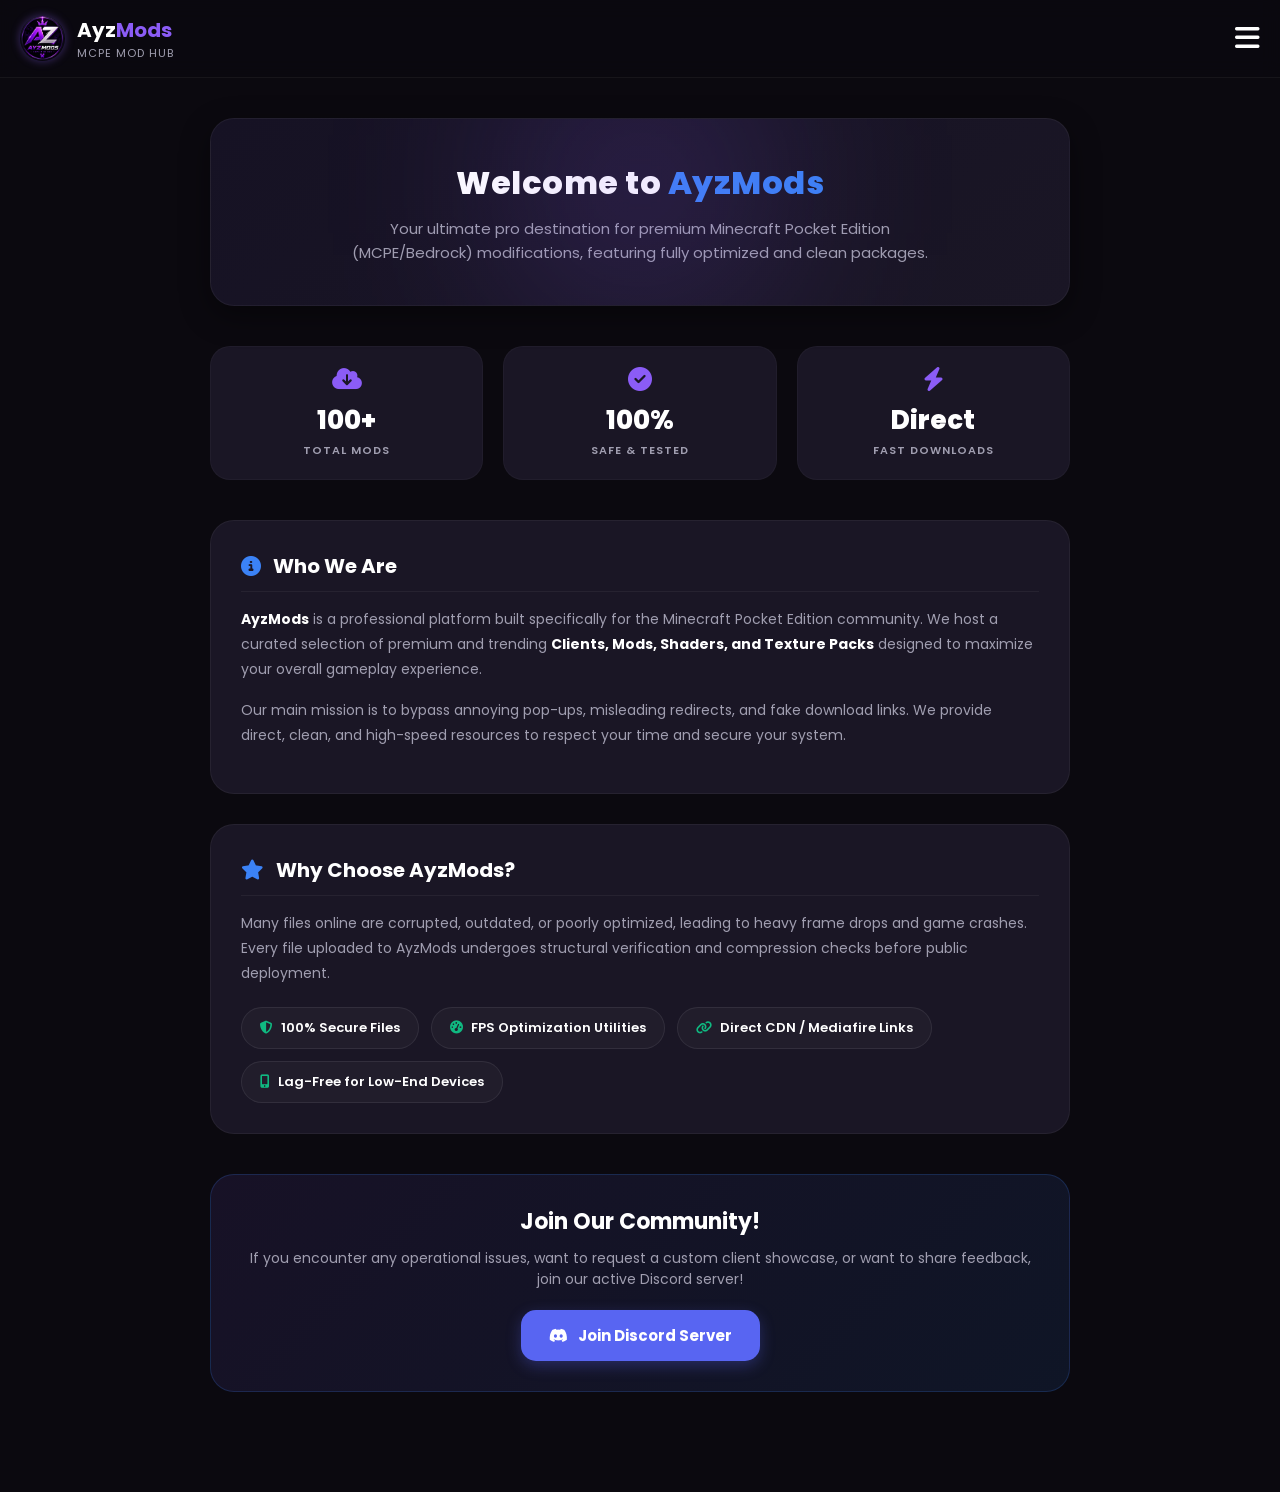
<file: about.html>
<!DOCTYPE html>
<html lang="en">
<head>
    <meta charset="UTF-8">
    <meta name="viewport" content="width=device-width, initial-scale=1.0">
    <title>About Us | AyzMods</title>
    
    <meta name="description" content="Learn more about AyzMods - The ultimate hub for Minecraft PE (MCPE) Clients, Mods, Shaders, and Textures.">
    <meta name="keywords" content="AyzMods, About AyzMods, MCPE mods hub, Minecraft PE clients">
    
    <link rel="stylesheet" href="https://cdnjs.cloudflare.com/ajax/libs/font-awesome/6.4.0/css/all.min.css">
    <link href="https://fonts.googleapis.com/css2?family=Poppins:wght@300;400;600;700;800&display=swap" rel="stylesheet">
    
    <style>
        :root {
            --bg-color: #0b090f;
            --surface-color: #1a1625;
            --primary-color: #8b5cf6; /* Vibrant Purple */
            --secondary-color: #3b82f6; /* Vibrant Blue */
            --primary-glow: rgba(139, 92, 246, 0.4);
            --text-main: #ffffff;
            --text-muted: #a09eb0;
        }

        * { margin: 0; padding: 0; box-sizing: border-box; font-family: 'Poppins', sans-serif; }
        body { background: var(--bg-color); color: var(--text-main); overflow-x: hidden; }

        /* Header & Sidebar Styles */
        header { display: flex; justify-content: space-between; align-items: center; padding: 15px 20px; background: rgba(11, 9, 15, 0.8); backdrop-filter: blur(10px); border-bottom: 1px solid rgba(255,255,255,0.05); position: sticky; top: 0; z-index: 100; }
        .brand { display: flex; align-items: center; gap: 12px; text-decoration: none; }
        .brand img { width: 45px; height: 45px; border-radius: 50%; object-fit: cover; box-shadow: 0 0 10px var(--primary-glow); }
        .brand-text h1 { font-size: 20px; color: #fff; } .brand-text h1 span { color: var(--primary-color); }
        .brand-text p { font-size: 11px; color: var(--text-muted); text-transform: uppercase; letter-spacing: 1px; }
        .menu-btn { background: none; border: none; color: #fff; font-size: 28px; cursor: pointer; }
        
        #sidebar { position: fixed; top: 0; right: -300px; width: 280px; height: 100vh; background: #120e18; border-left: 1px solid rgba(255,255,255,0.05); transition: right 0.4s ease; z-index: 1000; padding: 20px; }
        #sidebar.active { right: 0; }
        .sidebar-header { display: flex; justify-content: space-between; align-items: center; margin-bottom: 30px; }
        .close-btn { background: #221c2e; border: none; color: #fff; width: 35px; height: 35px; border-radius: 10px; cursor: pointer; }
        .sidebar-menu { list-style: none; display: flex; flex-direction: column; gap: 5px; }
        .sidebar-menu li a { display: flex; align-items: center; gap: 15px; padding: 12px 15px; color: var(--text-muted); text-decoration: none; border-radius: 12px; font-weight: 600; font-size: 14px; transition: 0.3s; }
        .sidebar-menu li a:hover { background: #1e1829; color: #fff; }
        #overlay { position: fixed; top: 0; left: 0; width: 100vw; height: 100vh; background: rgba(0,0,0,0.6); z-index: 999; display: none; backdrop-filter: blur(3px); }
        #overlay.active { display: block; }

        /* About Main Container */
        main { padding: 40px 20px; max-width: 900px; margin: 0 auto; margin-bottom: 60px; }
        
        /* Hero Section */
        .about-hero {
            background: linear-gradient(145deg, #161224 0%, #1a1625 100%);
            border-radius: 24px; padding: 40px 30px; text-align: center;
            border: 1px solid rgba(255,255,255,0.05);
            box-shadow: 0 10px 30px rgba(0,0,0,0.4); margin-bottom: 40px;
            position: relative; overflow: hidden;
        }
        .about-hero::before {
            content: ''; position: absolute; top: -60px; left: 50%; transform: translateX(-50%);
            width: 250px; height: 250px; background: var(--primary-color);
            filter: blur(100px); opacity: 0.2; pointer-events: none;
        }
        .about-hero h2 { font-size: 32px; font-weight: 800; margin-bottom: 10px; letter-spacing: 0.5px; }
        .about-hero h2 span { color: var(--secondary-color); }
        .about-hero p { color: var(--text-muted); font-size: 15px; max-width: 600px; margin: 0 auto; line-height: 1.6; }

        /* Stats Grid */
        .stats-grid { display: grid; grid-template-columns: repeat(3, 1fr); gap: 20px; margin-bottom: 40px; }
        .stat-card {
            background: var(--surface-color); padding: 20px; border-radius: 20px;
            border: 1px solid rgba(255,255,255,0.03); text-align: center;
            transition: transform 0.3s ease, border-color 0.3s ease;
        }
        .stat-card:hover { transform: translateY(-5px); border-color: var(--primary-color); }
        .stat-card i { font-size: 24px; color: var(--primary-color); margin-bottom: 10px; }
        .stat-number { font-size: 26px; font-weight: 800; color: #fff; margin-bottom: 2px; }
        .stat-label { font-size: 11px; color: var(--text-muted); text-transform: uppercase; letter-spacing: 1px; font-weight: 600; }

        /* Info Section Card */
        .info-section {
            background: var(--surface-color); border-radius: 24px; padding: 30px;
            border: 1px solid rgba(255,255,255,0.05); margin-bottom: 30px;
        }
        .info-section h3 { display: flex; align-items: center; gap: 12px; font-size: 20px; color: #fff; margin-bottom: 15px; padding-bottom: 10px; border-bottom: 1px solid rgba(255,255,255,0.05); }
        .info-section h3 i { color: var(--secondary-color); }
        .info-section p { color: var(--text-muted); font-size: 14px; line-height: 1.8; margin-bottom: 15px; }
        .info-section p b { color: #fff; }

        /* Feature Chips / Badges */
        .features-list { display: flex; flex-wrap: wrap; gap: 12px; margin-top: 20px; }
        .feature-chip {
            background: rgba(255,255,255,0.03); border: 1px solid rgba(255,255,255,0.08);
            padding: 10px 18px; border-radius: 30px; font-size: 13px; font-weight: 600;
            display: flex; align-items: center; gap: 8px; color: #fff; transition: 0.3s;
        }
        .feature-chip:hover { background: #1e1829; border-color: var(--primary-color); transform: scale(1.03); }
        .feature-chip i { color: #10b981; }

        /* Social / Community Banner */
        .join-banner {
            background: linear-gradient(135deg, rgba(139, 92, 246, 0.1) 0%, rgba(59, 130, 246, 0.1) 100%);
            border: 1px solid rgba(59, 130, 246, 0.2); border-radius: 24px;
            padding: 30px; text-align: center; margin-top: 40px;
        }
        .join-banner h4 { font-size: 22px; margin-bottom: 10px; }
        .join-banner p { color: var(--text-muted); font-size: 14px; margin-bottom: 20px; }
        .btn-discord {
            display: inline-flex; align-items: center; gap: 10px; background: #5865F2;
            color: #fff; padding: 14px 28px; border-radius: 15px; font-weight: 700;
            text-decoration: none; font-size: 15px; transition: 0.3s; box-shadow: 0 5px 15px rgba(88, 101, 242, 0.3);
        }
        .btn-discord:hover { background: #4752c4; transform: translateY(-3px); box-shadow: 0 8px 25px rgba(88, 101, 242, 0.5); }

        /* Responsive Layout fixes */
        @media (max-width: 600px) {
            .stats-grid { grid-template-columns: 1fr; gap: 15px; }
            .about-hero h2 { font-size: 26px; }
            .about-hero { padding: 30px 15px; }
        }
    </style>
</head>
<body>

    <header>
        <a href="/" class="brand">
            <img src="/assets/logo.png" alt="Logo"> <div class="brand-text"><h1>Ayz<span>Mods</span></h1><p>MCPE MOD HUB</p></div>
        </a>
        <button id="menu-btn" class="menu-btn"><i class="fa-solid fa-bars"></i></button>
    </header>

    <div id="overlay"></div>
    <aside id="sidebar">
        <div class="sidebar-header">
            <div class="brand-text"><h2>MENU</h2></div>
            <button id="close-btn" class="close-btn"><i class="fa-solid fa-xmark"></i></button>
        </div>
        <ul class="sidebar-menu">
            <li><a href="/"><i class="fa-solid fa-house"></i> Home</a></li>
            <li><a href="/clients"><i class="fa-solid fa-gamepad"></i> Clients</a></li>
            <li><a href="/mods"><i class="fa-solid fa-cube"></i> Mods</a></li>
            <li><a href="/shaders"><i class="fa-solid fa-sun"></i> Shaders</a></li>
            <li><a href="/textures"><i class="fa-solid fa-image"></i> Textures</a></li>
        </ul>
    </aside>

    <main>
        
        <div class="about-hero">
            <h2>Welcome to <span>AyzMods</span></h2>
            <p>Your ultimate pro destination for premium Minecraft Pocket Edition (MCPE/Bedrock) modifications, featuring fully optimized and clean packages.</p>
        </div>

        <div class="stats-grid">
            <div class="stat-card">
                <i class="fa-solid fa-cloud-arrow-down"></i>
                <div class="stat-number">100+</div>
                <div class="stat-label">Total Mods</div>
            </div>
            <div class="stat-card">
                <i class="fa-solid fa-circle-check"></i>
                <div class="stat-number">100%</div>
                <div class="stat-label">Safe & Tested</div>
            </div>
            <div class="stat-card">
                <i class="fa-solid fa-bolt"></i>
                <div class="stat-number">Direct</div>
                <div class="stat-label">Fast Downloads</div>
            </div>
        </div>

        <div class="info-section">
            <h3><i class="fa-solid fa-circle-info"></i> Who We Are</h3>
            <p><b>AyzMods</b> is a professional platform built specifically for the Minecraft Pocket Edition community. We host a curated selection of premium and trending <b>Clients, Mods, Shaders, and Texture Packs</b> designed to maximize your overall gameplay experience.</p>
            <p>Our main mission is to bypass annoying pop-ups, misleading redirects, and fake download links. We provide direct, clean, and high-speed resources to respect your time and secure your system.</p>
        </div>

        <div class="info-section">
            <h3><i class="fa-solid fa-star"></i> Why Choose AyzMods?</h3>
            <p>Many files online are corrupted, outdated, or poorly optimized, leading to heavy frame drops and game crashes. Every file uploaded to AyzMods undergoes structural verification and compression checks before public deployment.</p>
            
            <div class="features-list">
                <div class="feature-chip"><i class="fa-solid fa-shield-halved"></i> 100% Secure Files</div>
                <div class="feature-chip"><i class="fa-solid fa-gauge-high"></i> FPS Optimization Utilities</div>
                <div class="feature-chip"><i class="fa-solid fa-link"></i> Direct CDN / Mediafire Links</div>
                <div class="feature-chip"><i class="fa-solid fa-mobile-screen-button"></i> Lag-Free for Low-End Devices</div>
            </div>
        </div>

        <div class="join-banner">
            <h4>Join Our Community!</h4>
            <p>If you encounter any operational issues, want to request a custom client showcase, or want to share feedback, join our active Discord server!</p>
            <a href="https://discord.gg/" target="_blank" class="btn-discord">
                <i class="fa-brands fa-discord"></i> Join Discord Server
            </a>
        </div>

    </main>

    <script>
        const menuBtn = document.getElementById("menu-btn");
        const closeBtn = document.getElementById("close-btn");
        const sidebar = document.getElementById("sidebar");
        const overlay = document.getElementById("overlay");

        function toggleMenu() {
            sidebar.classList.toggle("active");
            overlay.classList.toggle("active");
        }

        if(menuBtn) menuBtn.addEventListener("click", toggleMenu);
        if(closeBtn) closeBtn.addEventListener("click", toggleMenu);
        if(overlay) overlay.addEventListener("click", toggleMenu);
    </script>
</body>
</html>
</file>
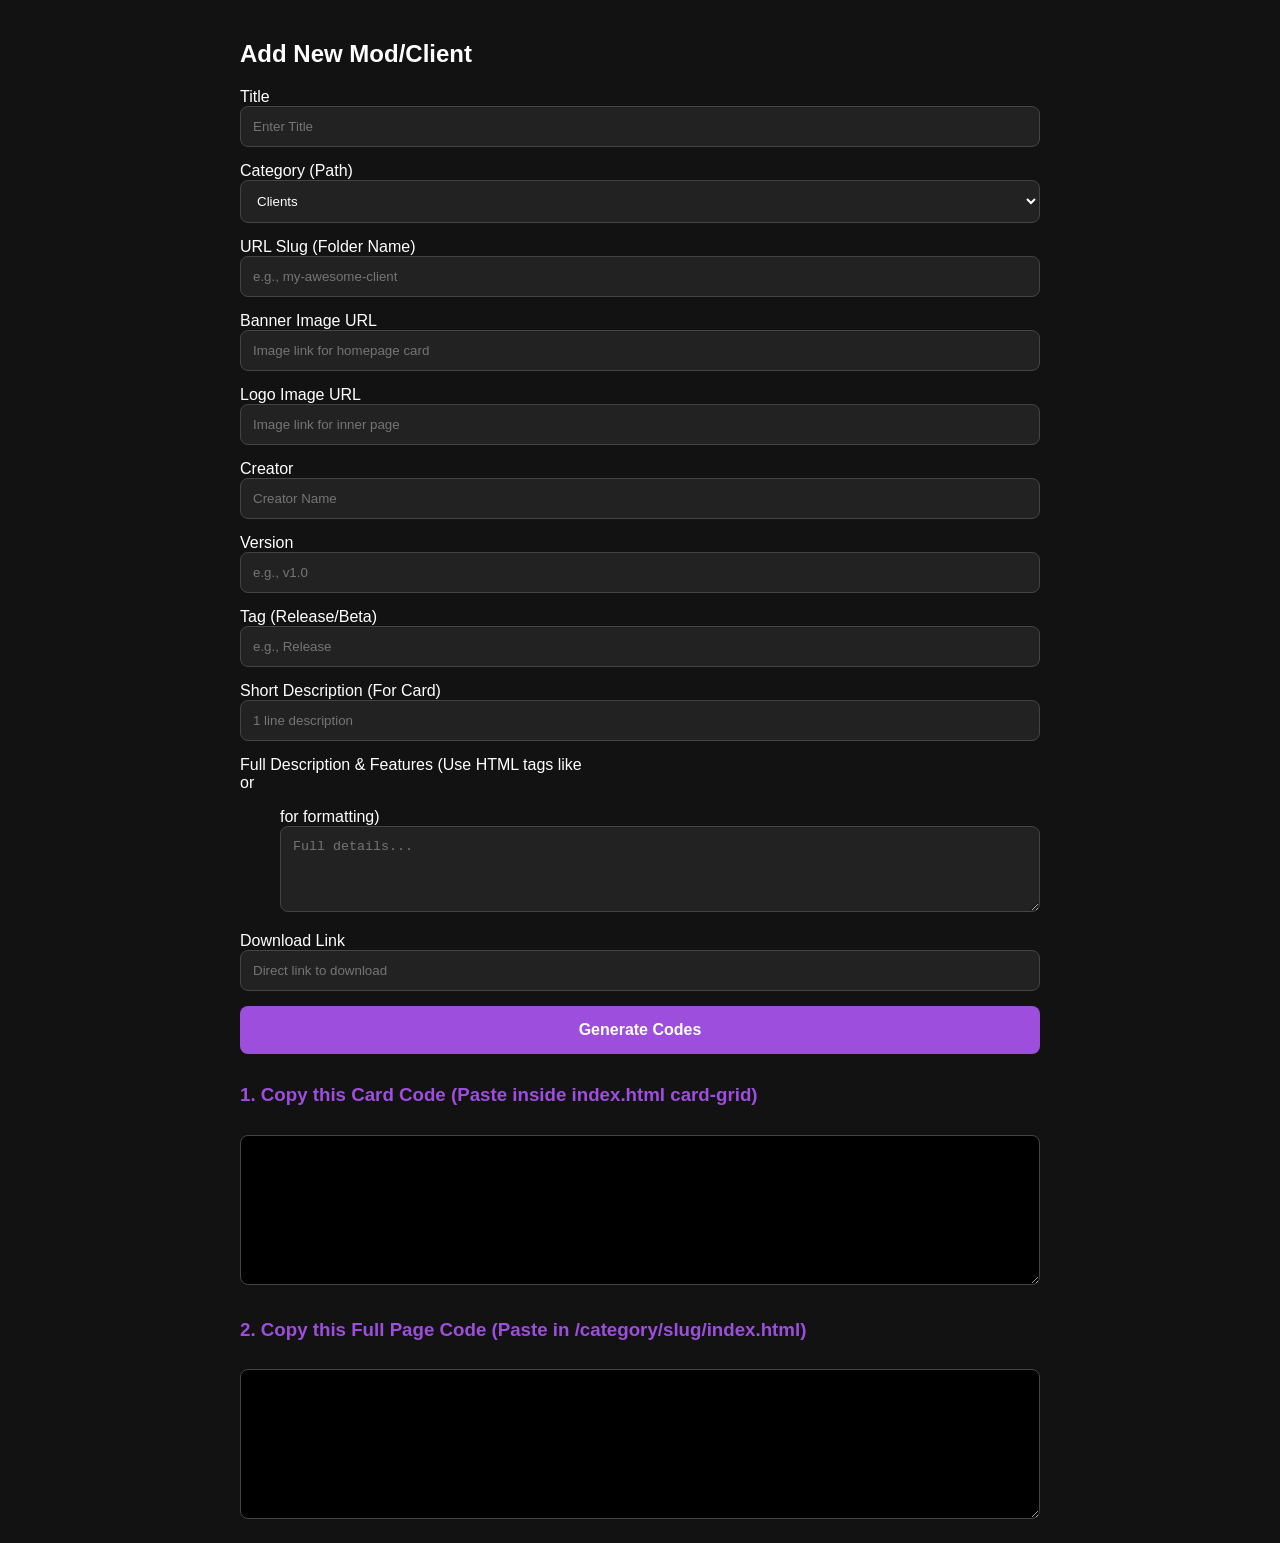
<file: generator.html>
<!DOCTYPE html>
<html>
<head>
    <title>AyzMods Upload Tool</title>
    <style>
        body { background: #121212; color: #fff; font-family: sans-serif; padding: 20px; max-width: 800px; margin: 0 auto; }
        .form-group { margin-bottom: 15px; }
        input, textarea, select { width: 100%; padding: 12px; background: #222; border: 1px solid #444; color: #fff; border-radius: 8px; box-sizing: border-box; }
        button { background: #9d4edd; color: white; padding: 15px; border: none; cursor: pointer; width: 100%; font-weight: bold; border-radius: 8px; font-size: 16px; }
        button:hover { background: #8a3ec9; }
        textarea.output-box { height: 150px; margin-top: 10px; font-family: monospace; font-size: 12px; background: #000; }
        h3 { margin-top: 30px; color: #9d4edd; }
    </style>
</head>
<body>
    <h2>Add New Mod/Client</h2>
    
    <div class="form-group">
        <label>Title</label>
        <input type="text" id="title" placeholder="Enter Title">
    </div>
    <div class="form-group">
        <label>Category (Path)</label>
        <select id="categoryPath">
            <option value="clients">Clients</option>
            <option value="mods">Mods</option>
            <option value="shaders">Shaders</option>
            <option value="texture-packs">Texture Packs</option>
            <option value="mcpe-apk">MCPE APK</option>
        </select>
    </div>
    <div class="form-group">
        <label>URL Slug (Folder Name)</label>
        <input type="text" id="slug" placeholder="e.g., my-awesome-client">
    </div>
    <div class="form-group">
        <label>Banner Image URL</label>
        <input type="text" id="bannerImg" placeholder="Image link for homepage card">
    </div>
    <div class="form-group">
        <label>Logo Image URL</label>
        <input type="text" id="logoImg" placeholder="Image link for inner page">
    </div>
    <div class="form-group">
        <label>Creator</label>
        <input type="text" id="creator" placeholder="Creator Name">
    </div>
    <div class="form-group">
        <label>Version</label>
        <input type="text" id="version" placeholder="e.g., v1.0">
    </div>
    <div class="form-group">
        <label>Tag (Release/Beta)</label>
        <input type="text" id="tag" placeholder="e.g., Release">
    </div>
    <div class="form-group">
        <label>Short Description (For Card)</label>
        <input type="text" id="shortDesc" placeholder="1 line description">
    </div>
    <div class="form-group">
        <label>Full Description & Features (Use HTML tags like <br> or <ul> for formatting)</label>
        <textarea id="fullDesc" rows="4" placeholder="Full details..."></textarea>
    </div>
    <div class="form-group">
        <label>Download Link</label>
        <input type="text" id="dlink" placeholder="Direct link to download">
    </div>

    <button onclick="generateCodes()">Generate Codes</button>

    <h3>1. Copy this Card Code (Paste inside index.html card-grid)</h3>
    <textarea id="outputCard" class="output-box" readonly></textarea>

    <h3>2. Copy this Full Page Code (Paste in /category/slug/index.html)</h3>
    <textarea id="outputPage" class="output-box" readonly></textarea>

    <script>
        function generateCodes() {
            let title = document.getElementById("title").value;
            let catPath = document.getElementById("categoryPath").value;
            let slug = document.getElementById("slug").value;
            let bannerImg = document.getElementById("bannerImg").value;
            let logoImg = document.getElementById("logoImg").value;
            let creator = document.getElementById("creator").value;
            let version = document.getElementById("version").value;
            let tag = document.getElementById("tag").value;
            let shortDesc = document.getElementById("shortDesc").value;
            let fullDesc = document.getElementById("fullDesc").value;
            let dlink = document.getElementById("dlink").value;

            let finalUrl = `/${catPath}/${slug}`;

            // Code for Homepage Card
            let cardCode = `<a href="${finalUrl}" class="card">
    <img src="${bannerImg}" alt="${title}" class="card-img">
    <div class="card-info">
        <div class="tags">
            <span class="tag">${tag}</span>
            <span class="tag">${version}</span>
        </div>
        <h3>${title}</h3>
        <p>By: ${creator} | ${shortDesc}</p>
    </div>
</a>`;
            document.getElementById("outputCard").value = cardCode;

            // Code for the Inner Page (Single Post)
            let pageCode = `<!DOCTYPE html>
<html lang="en">
<head>
    <meta charset="UTF-8">
    <meta name="viewport" content="width=device-width, initial-scale=1.0">
    <title>${title} | AyzMods</title>
    <link rel="stylesheet" href="https://cdnjs.cloudflare.com/ajax/libs/font-awesome/6.4.0/css/all.min.css">
    <link rel="stylesheet" href="/css/style.css">
</head>
<body>
    <header>
        <a href="/" class="brand">
            <img src="YOUR_MAIN_LOGO_URL_HERE" alt="Logo">
            <div class="brand-text"><h1>Ayz<span>Mods</span></h1></div>
        </a>
    </header>

    <main>
        <a href="/${catPath}" style="color: var(--primary-color); text-decoration: none;"><i class="fa-solid fa-arrow-left"></i> Back to ${catPath}</a>
        
        <div class="post-header">
            <img src="${logoImg}" alt="${title} Logo" class="post-logo">
            <h2>${title}</h2>
            <div class="tags" style="justify-content: center; margin-top: 10px;">
                <span class="tag">${tag}</span>
                <span class="tag">${version}</span>
            </div>
            <p style="color: var(--text-muted); font-size: 12px; margin-top: 5px;">Creator: ${creator}</p>
        </div>

        <div class="post-details">
            <h3>Description & Features</h3>
            <div class="content-text">
                ${fullDesc}
            </div>
            
            <a href="${dlink}" target="_blank" class="download-btn">
                <i class="fa-solid fa-download"></i> Download
            </a>
        </div>
    </main>
</body>
</html>`;
            document.getElementById("outputPage").value = pageCode;
        }
    </script>
</body>
</html>
</file>
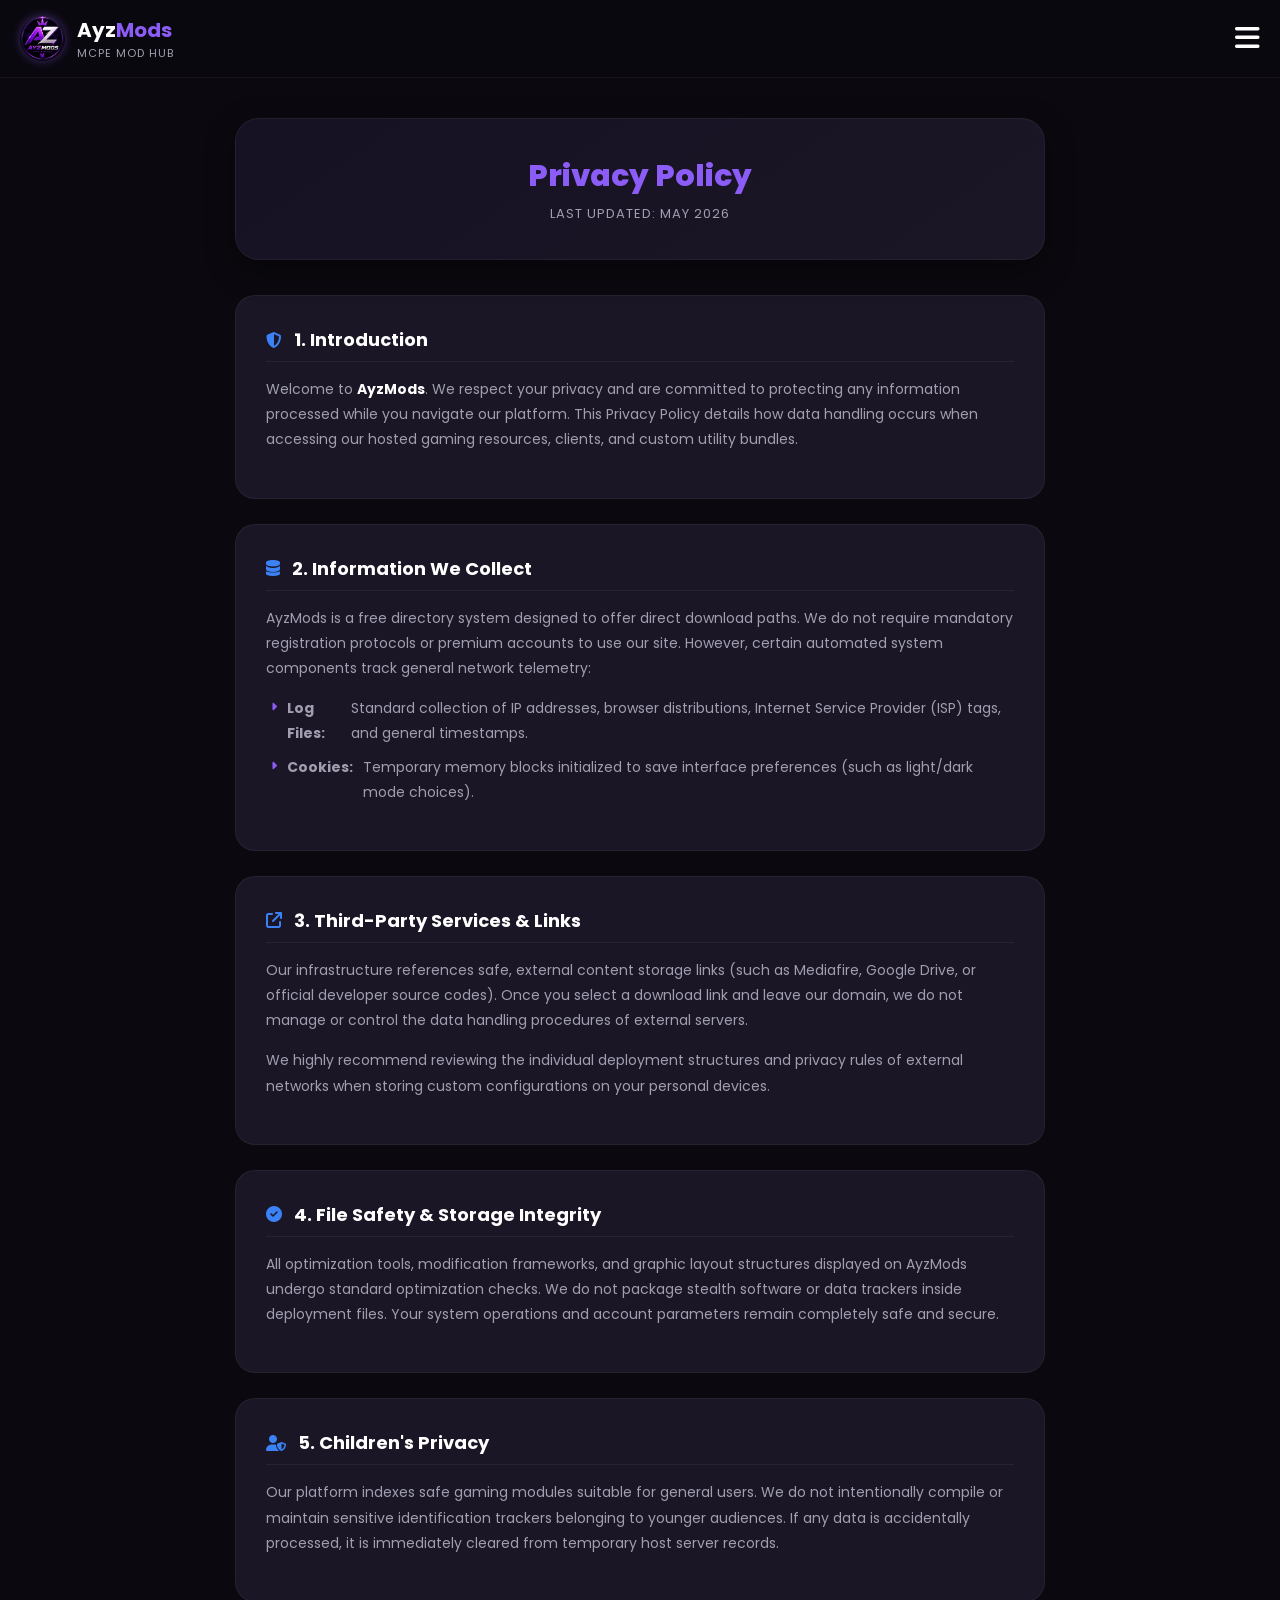
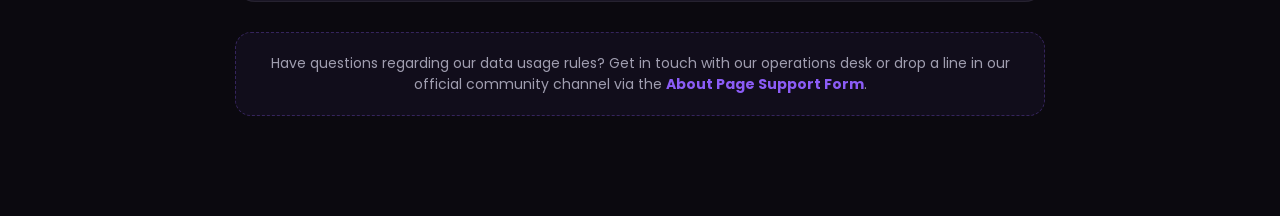
<file: privacy.html>
<!DOCTYPE html>
<html lang="en">
<head>
    <meta charset="UTF-8">
    <meta name="viewport" content="width=device-width, initial-scale=1.0">
    <title>Privacy Policy | AyzMods</title>
    
    <meta name="description" content="Privacy Policy for AyzMods. Learn how we collect, use, and protect your data while using our MCPE mods hub.">
    <meta name="robots" content="noindex, follow"> <link rel="stylesheet" href="https://cdnjs.cloudflare.com/ajax/libs/font-awesome/6.4.0/css/all.min.css">
    <link href="https://fonts.googleapis.com/css2?family=Poppins:wght@300;400;600;700;800&display=swap" rel="stylesheet">
    
    <style>
        :root {
            --bg-color: #0b090f;
            --surface-color: #1a1625;
            --primary-color: #8b5cf6;
            --secondary-color: #3b82f6;
            --primary-glow: rgba(139, 92, 246, 0.4);
            --text-main: #ffffff;
            --text-muted: #a09eb0;
        }

        * { margin: 0; padding: 0; box-sizing: border-box; font-family: 'Poppins', sans-serif; }
        body { background: var(--bg-color); color: var(--text-main); overflow-x: hidden; }

        /* Header & Sidebar Styles */
        header { display: flex; justify-content: space-between; align-items: center; padding: 15px 20px; background: rgba(11, 9, 15, 0.8); backdrop-filter: blur(10px); border-bottom: 1px solid rgba(255,255,255,0.05); position: sticky; top: 0; z-index: 100; }
        .brand { display: flex; align-items: center; gap: 12px; text-decoration: none; }
        .brand img { width: 45px; height: 45px; border-radius: 50%; object-fit: cover; box-shadow: 0 0 10px var(--primary-glow); }
        .brand-text h1 { font-size: 20px; color: #fff; } .brand-text h1 span { color: var(--primary-color); }
        .brand-text p { font-size: 11px; color: var(--text-muted); text-transform: uppercase; letter-spacing: 1px; }
        .menu-btn { background: none; border: none; color: #fff; font-size: 28px; cursor: pointer; }
        
        #sidebar { position: fixed; top: 0; right: -300px; width: 280px; height: 100vh; background: #120e18; border-left: 1px solid rgba(255,255,255,0.05); transition: right 0.4s ease; z-index: 1000; padding: 20px; }
        #sidebar.active { right: 0; }
        .sidebar-header { display: flex; justify-content: space-between; align-items: center; margin-bottom: 30px; }
        .close-btn { background: #221c2e; border: none; color: #fff; width: 35px; height: 35px; border-radius: 10px; cursor: pointer; }
        .sidebar-menu { list-style: none; display: flex; flex-direction: column; gap: 5px; }
        .sidebar-menu li a { display: flex; align-items: center; gap: 15px; padding: 12px 15px; color: var(--text-muted); text-decoration: none; border-radius: 12px; font-weight: 600; font-size: 14px; transition: 0.3s; }
        .sidebar-menu li a:hover { background: #1e1829; color: #fff; }
        #overlay { position: fixed; top: 0; left: 0; width: 100vw; height: 100vh; background: rgba(0,0,0,0.6); z-index: 999; display: none; backdrop-filter: blur(3px); }
        #overlay.active { display: block; }

        /* Privacy Policy Container */
        main { padding: 40px 20px; max-width: 850px; margin: 0 auto; margin-bottom: 60px; }
        
        /* Hero Header */
        .policy-hero {
            background: linear-gradient(145deg, #161224 0%, #1a1625 100%);
            border-radius: 24px; padding: 35px 25px; text-align: center;
            border: 1px solid rgba(255,255,255,0.05);
            box-shadow: 0 10px 30px rgba(0,0,0,0.4); margin-bottom: 35px;
            position: relative; overflow: hidden;
        }
        .policy-hero h2 { font-size: 30px; font-weight: 800; margin-bottom: 5px; }
        .policy-hero h2 span { color: var(--primary-color); }
        .policy-hero p { color: var(--text-muted); font-size: 13px; text-transform: uppercase; letter-spacing: 1px; }

        /* Legal Content Section */
        .legal-box {
            background: var(--surface-color); border-radius: 20px; padding: 30px;
            border: 1px solid rgba(255,255,255,0.05); margin-bottom: 25px;
        }
        .legal-box h3 { display: flex; align-items: center; gap: 12px; font-size: 18px; color: #fff; margin-bottom: 15px; padding-bottom: 8px; border-bottom: 1px solid rgba(255,255,255,0.05); }
        .legal-box h3 i { color: var(--secondary-color); font-size: 16px; }
        .legal-box p { color: var(--text-muted); font-size: 14px; line-height: 1.8; margin-bottom: 15px; }
        .legal-box p b { color: #fff; }
        
        /* List formatting */
        .legal-list { list-style: none; margin-left: 5px; margin-bottom: 15px; }
        .legal-list li { color: var(--text-muted); font-size: 14px; line-height: 1.8; margin-bottom: 8px; display: flex; align-items: flex-start; gap: 10px; }
        .legal-list li i { color: var(--primary-color); margin-top: 5px; font-size: 12px; }

        /* Bottom Support Link */
        .contact-box {
            background: rgba(139, 92, 246, 0.05); border: 1px dashed rgba(139, 92, 246, 0.3);
            border-radius: 16px; padding: 20px; text-align: center; margin-top: 30px;
        }
        .contact-box p { font-size: 14px; color: var(--text-muted); }
        .contact-box a { color: var(--primary-color); text-decoration: none; font-weight: 700; transition: 0.2s; }
        .contact-box a:hover { color: var(--secondary-color); text-decoration: underline; }
    </style>
</head>
<body>

    <header>
        <a href="/" class="brand">
            <img src="/assets/logo.png" alt="Logo"> <div class="brand-text"><h1>Ayz<span>Mods</span></h1><p>MCPE MOD HUB</p></div>
        </a>
        <button id="menu-btn" class="menu-btn"><i class="fa-solid fa-bars"></i></button>
    </header>

    <div id="overlay"></div>
    <aside id="sidebar">
        <div class="sidebar-header">
            <div class="brand-text"><h2>MENU</h2></div>
            <button id="close-btn" class="close-btn"><i class="fa-solid fa-xmark"></i></button>
        </div>
        <ul class="sidebar-menu">
            <li><a href="/"><i class="fa-solid fa-house"></i> Home</a></li>
            <li><a href="/clients"><i class="fa-solid fa-gamepad"></i> Clients</a></li>
            <li><a href="/mods"><i class="fa-solid fa-cube"></i> Mods</a></li>
            <li><a href="/shaders"><i class="fa-solid fa-sun"></i> Shaders</a></li>
            <li><a href="/textures"><i class="fa-solid fa-image"></i> Textures</a></li>
        </ul>
    </aside>

    <main>
        
        <div class="policy-hero">
            <h2><span>Privacy Policy</span></h2>
            <p>Last Updated: May 2026</p>
        </div>

        <div class="legal-box">
            <h3><i class="fa-solid fa-shield-halved"></i> 1. Introduction</h3>
            <p>Welcome to <b>AyzMods</b>. We respect your privacy and are committed to protecting any information processed while you navigate our platform. This Privacy Policy details how data handling occurs when accessing our hosted gaming resources, clients, and custom utility bundles.</p>
        </div>

        <div class="legal-box">
            <h3><i class="fa-solid fa-database"></i> 2. Information We Collect</h3>
            <p>AyzMods is a free directory system designed to offer direct download paths. We do not require mandatory registration protocols or premium accounts to use our site. However, certain automated system components track general network telemetry:</p>
            <ul class="legal-list">
                <li><i class="fa-solid fa-caret-right"></i> <b>Log Files:</b> Standard collection of IP addresses, browser distributions, Internet Service Provider (ISP) tags, and general timestamps.</li>
                <li><i class="fa-solid fa-caret-right"></i> <b>Cookies:</b> Temporary memory blocks initialized to save interface preferences (such as light/dark mode choices).</li>
            </ul>
        </div>

        <div class="legal-box">
            <h3><i class="fa-solid fa-arrow-up-right-from-square"></i> 3. Third-Party Services & Links</h3>
            <p>Our infrastructure references safe, external content storage links (such as Mediafire, Google Drive, or official developer source codes). Once you select a download link and leave our domain, we do not manage or control the data handling procedures of external servers.</p>
            <p>We highly recommend reviewing the individual deployment structures and privacy rules of external networks when storing custom configurations on your personal devices.</p>
        </div>

        <div class="legal-box">
            <h3><i class="fa-solid fa-circle-check"></i> 4. File Safety & Storage Integrity</h3>
            <p>All optimization tools, modification frameworks, and graphic layout structures displayed on AyzMods undergo standard optimization checks. We do not package stealth software or data trackers inside deployment files. Your system operations and account parameters remain completely safe and secure.</p>
        </div>

        <div class="legal-box">
            <h3><i class="fa-solid fa-user-shield"></i> 5. Children's Privacy</h3>
            <p>Our platform indexes safe gaming modules suitable for general users. We do not intentionally compile or maintain sensitive identification trackers belonging to younger audiences. If any data is accidentally processed, it is immediately cleared from temporary host server records.</p>
        </div>

        <div class="contact-box">
            <p>Have questions regarding our data usage rules? Get in touch with our operations desk or drop a line in our official community channel via the <a href="/about.html">About Page Support Form</a>.</p>
        </div>

    </main>

    <script>
        const menuBtn = document.getElementById("menu-btn");
        const closeBtn = document.getElementById("close-btn");
        const sidebar = document.getElementById("sidebar");
        const overlay = document.getElementById("overlay");

        function toggleMenu() {
            sidebar.classList.toggle("active");
            overlay.classList.toggle("active");
        }

        if(menuBtn) menuBtn.addEventListener("click", toggleMenu);
        if(closeBtn) closeBtn.addEventListener("click", toggleMenu);
        if(overlay) overlay.addEventListener("click", toggleMenu);
    </script>
</body>
</html>
</file>
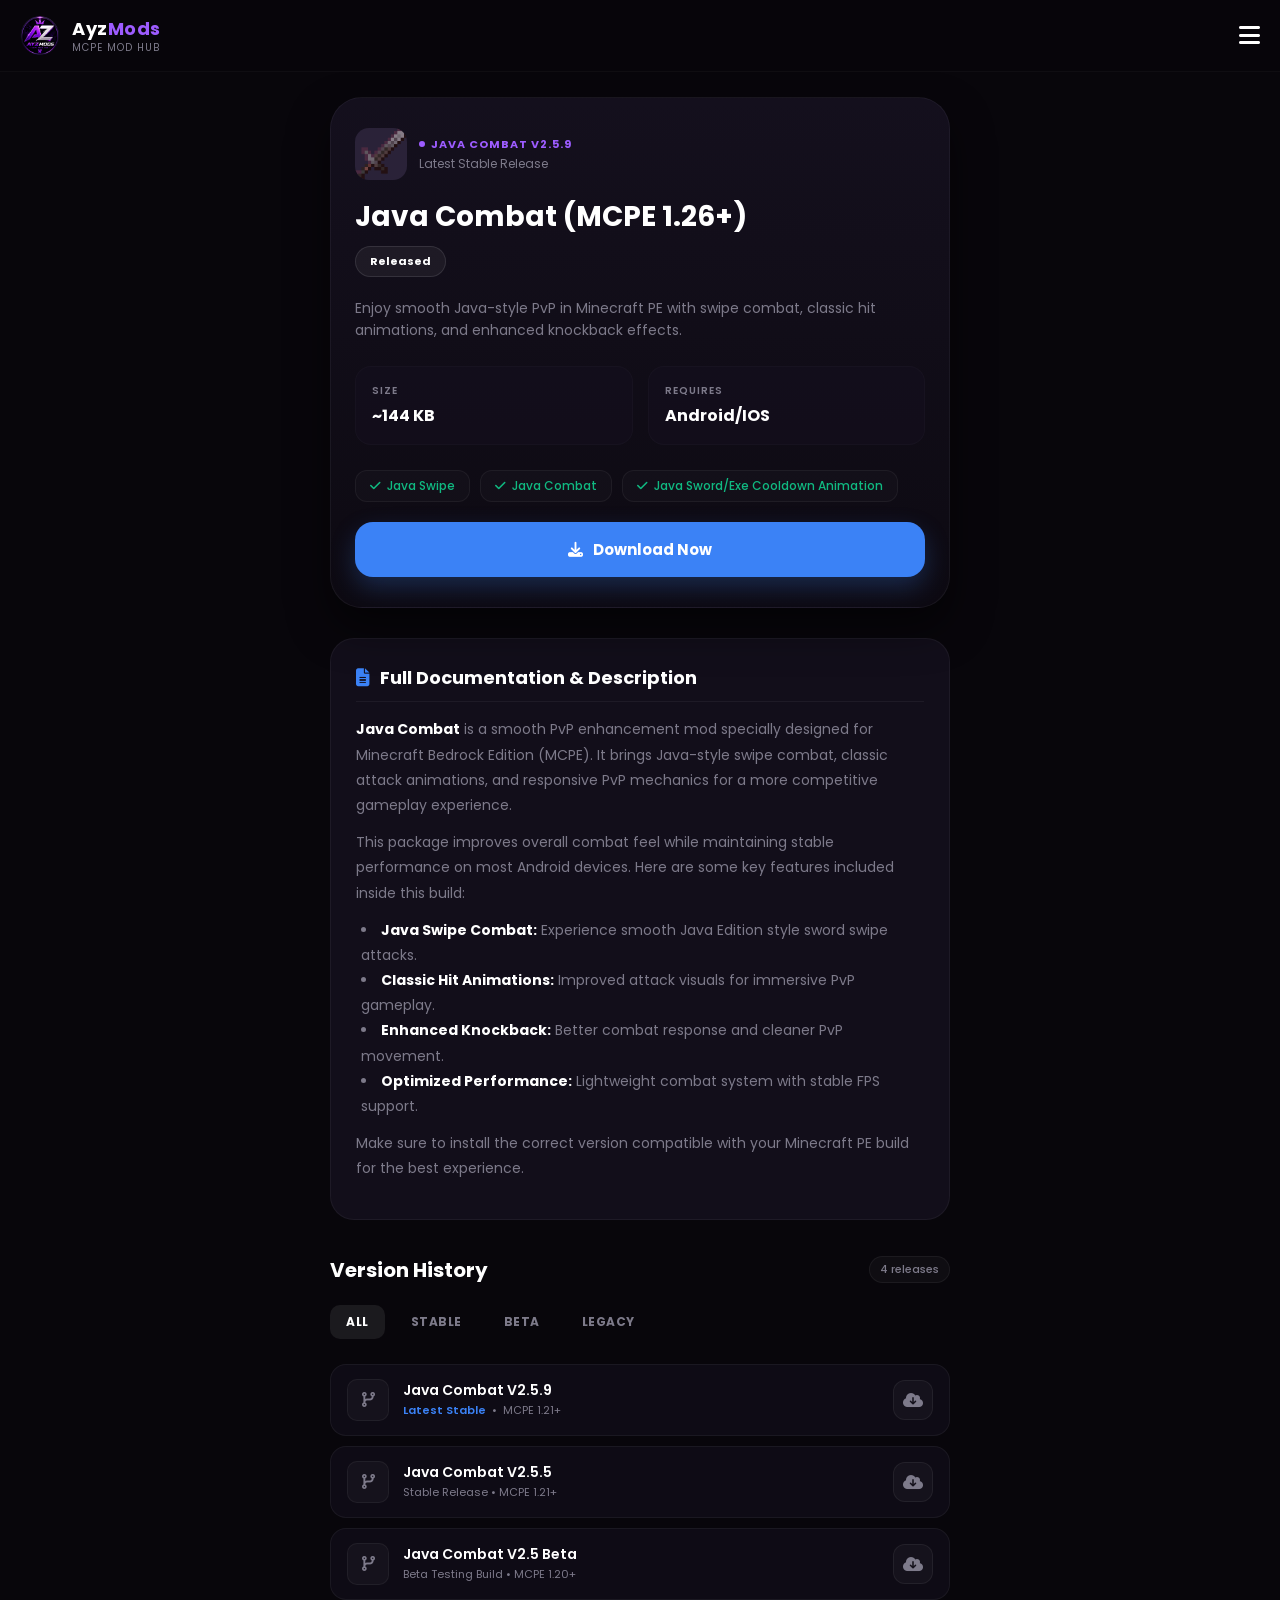
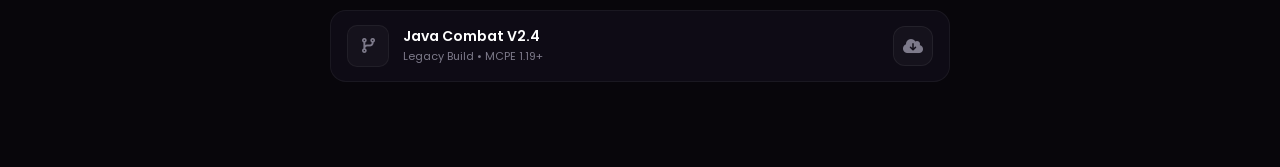
<file: mods/java-combat-V2-5-9.html>
<!DOCTYPE html>
<html lang="en">
<head>
    <meta charset="UTF-8">
    <meta name="viewport" content="width=device-width, initial-scale=1.0">
    <title>Java Combat (MCPE 1.26+) | AyzMods</title>
    
    <link rel="stylesheet" href="https://cdnjs.cloudflare.com/ajax/libs/font-awesome/6.4.0/css/all.min.css">
    <link href="https://fonts.googleapis.com/css2?family=Poppins:wght@300;400;500;600;700;800&display=swap" rel="stylesheet">
    
    <style>
        :root {
            --bg-color: #08060b;
            --surface-color: #120e1a;
            --card-bg: rgba(26, 21, 38, 0.4);
            --card-border: rgba(255, 255, 255, 0.05);
            --primary-purple: #9d5cff;
            --primary-blue: #3b82f6; /* Premium Blue Button Color */
            --primary-blue-hover: #1d4ed8;
            --text-main: #ffffff;
            --text-muted: #7d7a8a;
            --pill-green: #10b981;
        }

        * { margin: 0; padding: 0; box-sizing: border-box; font-family: 'Poppins', sans-serif; }
        body { background: var(--bg-color); color: var(--text-main); overflow-x: hidden; padding-bottom: 60px; }

        /* Premium Nav Header */
        header { display: flex; justify-content: space-between; align-items: center; padding: 15px 20px; background: rgba(8, 6, 11, 0.7); backdrop-filter: blur(12px); border-bottom: 1px solid rgba(255,255,255,0.03); position: sticky; top: 0; z-index: 100; }
        .brand { display: flex; align-items: center; gap: 12px; text-decoration: none; }
        .brand img { width: 40px; height: 40px; border-radius: 50%; object-fit: cover; }
        .brand-text h1 { font-size: 18px; color: #fff; font-weight: 700; letter-spacing: 0.5px; } .brand-text h1 span { color: var(--primary-purple); }
        .brand-text p { font-size: 10px; color: var(--text-muted); text-transform: uppercase; letter-spacing: 1px; margin-top: -2px; }
        .menu-btn { background: none; border: none; color: #fff; font-size: 24px; cursor: pointer; }
        
        /* Drawer Sidebar Menu */
        #sidebar { position: fixed; top: 0; right: -300px; width: 280px; height: 100vh; background: #0f0b18; border-left: 1px solid rgba(255,255,255,0.05); transition: right 0.4s cubic-bezier(0.1, 1, 0.1, 1); z-index: 1000; padding: 20px; }
        #sidebar.active { right: 0; }
        .sidebar-header { display: flex; justify-content: space-between; align-items: center; margin-bottom: 30px; }
        .sidebar-header h2 { font-size: 18px; letter-spacing: 1px; color: #fff; }
        .close-btn { background: #1a1526; border: none; color: #fff; width: 35px; height: 35px; border-radius: 10px; cursor: pointer; display: flex; align-items: center; justify-content: center; }
        .sidebar-menu { list-style: none; display: flex; flex-direction: column; gap: 5px; }
        .sidebar-menu li a { display: flex; align-items: center; gap: 15px; padding: 12px 15px; color: #b3b1bd; text-decoration: none; border-radius: 12px; font-weight: 500; font-size: 14px; transition: 0.2s; }
        .sidebar-menu li a:hover, .sidebar-menu li.active a { background: rgba(157, 92, 255, 0.1); color: #fff; }
        #overlay { position: fixed; top: 0; left: 0; width: 100vw; height: 100vh; background: rgba(0,0,0,0.7); z-index: 999; display: none; backdrop-filter: blur(4px); }
        #overlay.active { display: block; }

        /* Main Viewport Grid Wrapper */
        main { padding: 25px 15px; max-width: 650px; margin: 0 auto; display: flex; flex-direction: column; gap: 25px; }

        /* Main Post Card Showcase Block */
        .showcase-card {
            background: linear-gradient(180deg, rgba(32, 25, 48, 0.5) 0%, rgba(18, 14, 26, 0.5) 100%);
            border: 1px solid var(--card-border); border-radius: 32px; padding: 30px 24px;
            box-shadow: 0 20px 40px rgba(0,0,0,0.5); position: relative; overflow: hidden;
        }
        .meta-top-row { display: flex; align-items: center; gap: 12px; margin-bottom: 20px; }
        .item-icon { width: 52px; height: 52px; border-radius: 14px; object-fit: cover; background: #2a2238; }
        .meta-label-box { display: flex; flex-direction: column; gap: 2px; }
        .category-pill { display: flex; align-items: center; gap: 6px; font-size: 11px; font-weight: 700; color: var(--primary-purple); letter-spacing: 1px; text-transform: uppercase; }
        .category-pill::before { content: ''; width: 6px; height: 6px; background: var(--primary-purple); border-radius: 50%; }
        .sub-label { font-size: 12px; color: var(--text-muted); }
        
        .main-title { font-size: 28px; font-weight: 700; color: #fff; line-height: 1.2; margin-bottom: 12px; }
        .status-badge { display: inline-block; background: rgba(255, 255, 255, 0.05); color: #fff; border: 1px solid rgba(255,255,255,0.1); font-size: 11px; font-weight: 700; padding: 6px 14px; border-radius: 20px; margin-bottom: 20px; }
        .description-para { color: var(--text-muted); font-size: 14px; line-height: 1.6; margin-bottom: 25px; }

        /* Hardware Specs Box Config */
        .specs-container { display: grid; grid-template-columns: 1fr 1fr; gap: 15px; margin-bottom: 25px; }
        .spec-box { background: rgba(21, 16, 31, 0.6); border: 1px solid rgba(255,255,255,0.02); padding: 16px; border-radius: 16px; }
        .spec-lbl { display: block; font-size: 10px; color: var(--text-muted); font-weight: 600; letter-spacing: 1px; text-transform: uppercase; margin-bottom: 4px; }
        .spec-val { font-size: 16px; font-weight: 700; color: #fff; }

        /* Features Filter Chips row */
        .features-row { display: flex; flex-wrap: wrap; gap: 10px; margin-bottom: 20px; }
        .feat-pill { background: rgba(255,255,255,0.02); border: 1px solid rgba(255,255,255,0.05); padding: 6px 14px; border-radius: 12px; font-size: 12px; font-weight: 500; color: var(--pill-green); display: flex; align-items: center; gap: 6px; }

        /* NEW SECTION: Full Detailed Content Section Layout Block */
        .full-details-section {
            background: var(--surface-color); padding: 25px; border-radius: 24px;
            border: 1px solid var(--card-border); margin-top: 5px;
        }
        .full-details-section h3 { display: flex; align-items: center; gap: 10px; font-size: 18px; color: #fff; margin-bottom: 15px; padding-bottom: 10px; border-bottom: 1px solid rgba(255,255,255,0.05); }
        .full-details-section h3 i { color: var(--primary-blue); }
        .full-details-content { color: var(--text-muted); font-size: 14px; line-height: 1.8; }
        .full-details-content p { margin-bottom: 12px; }
        .full-details-content ul { list-style-position: inside; margin-left: 5px; margin-bottom: 12px; }
        .full-details-content b { color: #fff; }

        /* Download Action Primary Button (TURNED BLUE) */
        .action-download-btn { display: flex; justify-content: center; align-items: center; gap: 10px; background: var(--primary-blue); color: #fff; padding: 16px; border-radius: 18px; font-size: 15px; font-weight: 700; text-decoration: none; transition: all 0.2s ease; box-shadow: 0 10px 25px rgba(59, 130, 246, 0.25); margin-top: 20px; }
        .action-download-btn:hover { background: var(--primary-blue-hover); transform: scale(1.01); box-shadow: 0 12px 30px rgba(59, 130, 246, 0.4); }

        /* Version History Segment */
        .history-wrapper { display: flex; flex-direction: column; gap: 15px; margin-top: 10px; }
        .history-title-area { display: flex; justify-content: space-between; align-items: center; margin-bottom: 5px; }
        .history-title-area h2 { font-size: 20px; font-weight: 700; color: #fff; }
        .releases-count { background: rgba(255,255,255,0.03); color: var(--text-muted); font-size: 11px; padding: 4px 10px; border-radius: 20px; font-weight: 500; border: 1px solid rgba(255,255,255,0.05); }
        
        /* Filter Navigation Row */
        .filter-nav { display: flex; gap: 10px; margin-bottom: 5px; overflow-x: auto; padding-bottom: 5px; }
        .filter-nav::-webkit-scrollbar { display: none; }
        .filter-tab { background: transparent; border: none; color: var(--text-muted); font-size: 12px; font-weight: 700; padding: 8px 16px; border-radius: 10px; cursor: pointer; text-transform: uppercase; letter-spacing: 0.5px; transition: 0.2s; }
        .filter-tab.active { background: rgba(255,255,255,0.08); color: #fff; }

        /* Version List Rows */
        .version-list-group { display: flex; flex-direction: column; gap: 10px; }
        .version-row-item { background: var(--card-bg); border: 1px solid var(--card-border); border-radius: 16px; padding: 14px 16px; display: flex; align-items: center; justify-content: space-between; transition: border-color 0.2s; }
        .version-row-item:hover { border-color: rgba(59, 130, 246, 0.3); }
        .version-row-item.hidden { display: none; } /* Used by JS for filtering */
        
        .v-left-block { display: flex; align-items: center; gap: 14px; }
        .v-icon-box { width: 42px; height: 42px; background: rgba(255,255,255,0.03); border: 1px solid rgba(255,255,255,0.05); border-radius: 10px; display: flex; align-items: center; justify-content: center; color: var(--text-muted); font-size: 15px; }
        .v-meta-info { display: flex; flex-direction: column; gap: 1px; }
        .v-name { font-size: 14px; font-weight: 600; color: #fff; }
        .v-sub-data { font-size: 11px; color: var(--text-muted); display: flex; align-items: center; gap: 6px; }
        .v-sub-data span.latest-tag { color: var(--primary-blue); font-weight: 600; }
        
        /* Cloud download button (TURNED BLUE ON HOVER) */
        .v-cloud-download-btn { width: 40px; height: 40px; background: rgba(255,255,255,0.03); border: 1px solid rgba(255,255,255,0.06); border-radius: 12px; display: flex; align-items: center; justify-content: center; color: var(--text-muted); text-decoration: none; transition: 0.2s; }
        .v-cloud-download-btn:hover { background: var(--primary-blue); color: #fff; border-color: transparent; }
    </style>
</head>
<body>

    <header>
        <a href="/" class="brand">
            <img src="/assets/logo.png" alt="AyzMods Logo">
            <div class="brand-text"><h1>Ayz<span>Mods</span></h1><p>MCPE MOD HUB</p></div>
        </a>
        <button id="menu-btn" class="menu-btn"><i class="fa-solid fa-bars"></i></button>
    </header>

    <div id="overlay"></div>
    <aside id="sidebar">
        <div class="sidebar-header">
            <div class="brand-text"><h2>MENU</h2></div>
            <button id="close-btn" class="close-btn"><i class="fa-solid fa-xmark"></i></button>
        </div>
        <ul class="sidebar-menu">
            <li><a href="/"><i class="fa-solid fa-house"></i> Home</a></li>
            <li><a href="/statistics"><i class="fa-solid fa-chart-simple"></i> Statistics</a></li>
            <li><a href="/faq"><i class="fa-solid fa-circle-question"></i> FAQ</a></li>
            <li><a href="/settings"><i class="fa-solid fa-gear"></i> Settings</a></li>
            <li><a href="/about.html"><i class="fa-solid fa-circle-info"></i> About</a></li>
            <li><a href="/privacy.html"><i class="fa-solid fa-shield"></i> Privacy</a></li>
            <li><a href="/terms"><i class="fa-solid fa-file-contract"></i> Terms</a></li>
            <li><a href="/dmca"><i class="fa-solid fa-gavel"></i> DMCA</a></li>
            <li><a href="/contact"><i class="fa-solid fa-envelope"></i> Contact</a></li>
            <li class="active"><a href="/mods"><i class="fa-solid fa-puzzle-piece"></i> Mods & Resources</a></li>
        </ul>
    </aside>

    <main>
        
        <div class="showcase-card">
            <div class="meta-top-row">
                <img src="/assets/java-combat.png" alt="java combat Icon" class="item-icon">
                <div class="meta-label-box">
                    <span class="category-pill">Java Combat V2.5.9</span>
                    <span class="sub-label">Latest Stable Release</span>
                </div>
            </div>

            <h1 class="main-title">Java Combat (MCPE 1.26+)</h1>
            <span class="status-badge">Released</span>
            <p class="description-para">Enjoy smooth Java-style PvP in Minecraft PE with swipe combat, classic hit animations, and enhanced knockback effects.</p>
            
            <div class="specs-container">
                <div class="spec-box">
                    <span class="spec-lbl">Size</span>
                    <span class="spec-val">~144 KB</span>
                </div>
                <div class="spec-box">
                    <span class="spec-lbl">Requires</span>
                    <span class="spec-val">Android/IOS</span>
                </div>
            </div>

            <div class="features-row">
                <div class="feat-pill"><i class="fa-solid fa-check"></i> Java Swipe</div>
                <div class="feat-pill"><i class="fa-solid fa-check"></i> Java Combat</div>
                <div class="feat-pill"><i class="fa-solid fa-check"></i> Java Sword/Exe Cooldown Animation</div>
            </div>

            <a href="https://filedollar.link/1RgzR9DR3bpB" target="_blank" class="action-download-btn">
                <i class="fa-solid fa-download"></i> Download Now
            </a>
        </div>

        <div class="full-details-section">
    <h3><i class="fa-solid fa-file-lines"></i> Full Documentation & Description</h3>
    <div class="full-details-content">
        <p><b>Java Combat</b> is a smooth PvP enhancement mod specially designed for Minecraft Bedrock Edition (MCPE). It brings Java-style swipe combat, classic attack animations, and responsive PvP mechanics for a more competitive gameplay experience.</p>
        
        <p>This package improves overall combat feel while maintaining stable performance on most Android devices. Here are some key features included inside this build:</p>
        
        <ul>
            <li><b>Java Swipe Combat:</b> Experience smooth Java Edition style sword swipe attacks.</li>
            <li><b>Classic Hit Animations:</b> Improved attack visuals for immersive PvP gameplay.</li>
            <li><b>Enhanced Knockback:</b> Better combat response and cleaner PvP movement.</li>
            <li><b>Optimized Performance:</b> Lightweight combat system with stable FPS support.</li>
        </ul>

        <p>Make sure to install the correct version compatible with your Minecraft PE build for the best experience.</p>
    </div>
</div>

<div class="history-wrapper">
    <div class="history-title-area">
        <h2>Version History</h2>
        <span class="releases-count">4 releases</span>
    </div>

    <div class="filter-nav">
        <button class="filter-tab active" data-filter="all">All</button>
        <button class="filter-tab" data-filter="stable">Stable</button>
        <button class="filter-tab" data-filter="beta">Beta</button>
        <button class="filter-tab" data-filter="legacy">Legacy</button>
    </div>

    <div class="version-list-group">

        <div class="version-row-item" data-category="stable">
            <div class="v-left-block">
                <div class="v-icon-box"><i class="fa-solid fa-code-branch"></i></div>
                <div class="v-meta-info">
                    <div class="v-name">Java Combat V2.5.9</div>
                    <div class="v-sub-data">
                        <span class="latest-tag">Latest Stable</span> &bull; <span>MCPE 1.21+</span>
                    </div>
                </div>
            </div>
            <a href="#" class="v-cloud-download-btn">
                <i class="fa-solid fa-cloud-arrow-down"></i>
            </a>
        </div>

        <div class="version-row-item" data-category="stable">
            <div class="v-left-block">
                <div class="v-icon-box"><i class="fa-solid fa-code-branch"></i></div>
                <div class="v-meta-info">
                    <div class="v-name">Java Combat V2.5.5</div>
                    <div class="v-sub-data">Stable Release &bull; MCPE 1.21+</div>
                </div>
            </div>
            <a href="#" class="v-cloud-download-btn">
                <i class="fa-solid fa-cloud-arrow-down"></i>
            </a>
        </div>

        <div class="version-row-item" data-category="beta">
            <div class="v-left-block">
                <div class="v-icon-box"><i class="fa-solid fa-code-branch"></i></div>
                <div class="v-meta-info">
                    <div class="v-name">Java Combat V2.5 Beta</div>
                    <div class="v-sub-data">Beta Testing Build &bull; MCPE 1.20+</div>
                </div>
            </div>
            <a href="#" class="v-cloud-download-btn">
                <i class="fa-solid fa-cloud-arrow-down"></i>
            </a>
        </div>

        <div class="version-row-item" data-category="legacy">
            <div class="v-left-block">
                <div class="v-icon-box"><i class="fa-solid fa-code-branch"></i></div>
                <div class="v-meta-info">
                    <div class="v-name">Java Combat V2.4</div>
                    <div class="v-sub-data">Legacy Build &bull; MCPE 1.19+</div>
                </div>
            </div>
            <a href="#" class="v-cloud-download-btn">
                <i class="fa-solid fa-cloud-arrow-down"></i>
            </a>
        </div>

    </div>
</div>

    </main>

    <script>
        // Sidebar Menu Trigger Logic
        const menuBtn = document.getElementById("menu-btn");
        const closeBtn = document.getElementById("close-btn");
        const sidebar = document.getElementById("sidebar");
        const overlay = document.getElementById("overlay");

        function toggleMenu() {
            sidebar.classList.toggle("active");
            overlay.classList.toggle("active");
        }

        if(menuBtn) menuBtn.addEventListener("click", toggleMenu);
        if(closeBtn) closeBtn.addEventListener("click", toggleMenu);
        if(overlay) overlay.addEventListener("click", toggleMenu);

        // WORKING FILTER TABS LOGIC
        const filterTabs = document.querySelectorAll('.filter-tab');
        const versionItems = document.querySelectorAll('.version-row-item');

        filterTabs.forEach(tab => {
            tab.addEventListener('click', () => {
                // Remove Active Class from current tab
                document.querySelector('.filter-tab.active').classList.remove('active');
                tab.classList.add('active');

                const selectedFilter = tab.getAttribute('data-filter');

                versionItems.forEach(item => {
                    const itemCategory = item.getAttribute('data-category');
                    
                    if (selectedFilter === 'all' || itemCategory === selectedFilter) {
                        item.classList.remove('hidden');
                    } else {
                        item.classList.add('hidden');
                    }
                });
            });
        });
    </script>
</body>
</html>
</file>
<file: css/style.css>
html {
  scroll-behavior: smooth;
}

@import url('https://fonts.googleapis.com/css2?family=Poppins:wght@300;400;600;700&display=swap');

:root {
    --bg-color: #0b090f;
    --surface-color: #1a1625;
    --primary-color: #9d4edd;
    --primary-glow: rgba(157, 78, 221, 0.5);
    --text-main: #ffffff;
    --text-muted: #a09eb0;
}

* {
    margin: 0; padding: 0; box-sizing: border-box;
    font-family: 'Poppins', sans-serif;
}

body {
    background-color: var(--bg-color);
    color: var(--text-main);
    overflow-x: hidden;
}

/* ========== PREMIUM COOKIES POPUP (NO JS) ========== */

.cookies-popup {
  position: fixed;
  bottom: 20px;
  left: 20px;
  right: 20px;
  z-index: 10000;
  animation: cookieSlideUp 0.5s cubic-bezier(0.21, 1.11, 0.35, 1.02);
}

@keyframes cookieSlideUp {
  0% {
    opacity: 0;
    transform: translateY(50px);
  }
  100% {
    opacity: 1;
    transform: translateY(0);
  }
}

.cookies-card {
  max-width: 480px;
  background: rgba(16, 18, 30, 0.98);
  backdrop-filter: blur(16px);
  border-radius: 28px;
  padding: 20px 24px;
  border: 1px solid rgba(157, 78, 221, 0.3);
  box-shadow: 0 20px 40px rgba(0, 0, 0, 0.4), 0 0 0 1px rgba(157, 78, 221, 0.1), 0 0 20px rgba(157, 78, 221, 0.2);
  transition: all 0.3s ease;
}

.cookies-card:hover {
  border-color: rgba(157, 78, 221, 0.6);
  box-shadow: 0 20px 40px rgba(0, 0, 0, 0.4), 0 0 0 1px rgba(157, 78, 221, 0.3), 0 0 30px rgba(157, 78, 221, 0.3);
}

.cookies-icon {
  width: 48px;
  height: 48px;
  background: linear-gradient(135deg, rgba(157, 78, 221, 0.2), rgba(124, 58, 237, 0.1));
  border-radius: 50%;
  display: flex;
  align-items: center;
  justify-content: center;
  margin-bottom: 16px;
  border: 1px solid rgba(157, 78, 221, 0.3);
}

.cookies-text h3 {
  font-size: 1.1rem;
  font-weight: 700;
  margin-bottom: 8px;
  background: linear-gradient(120deg, #ffffff, #c084fc);
  -webkit-background-clip: text;
  background-clip: text;
  color: transparent;
}

.cookies-text p {
  font-size: 0.8rem;
  color: #a09eb0;
  line-height: 1.5;
  margin-bottom: 20px;
}

.cookies-buttons {
  display: flex;
  gap: 12px;
  flex-wrap: wrap;
}

.cookies-btn {
  padding: 10px 24px;
  border-radius: 40px;
  font-size: 0.8rem;
  font-weight: 600;
  text-decoration: none;
  transition: all 0.25s ease;
  display: inline-block;
  cursor: pointer;
}

.cookies-btn.accept {
  background: linear-gradient(135deg, #9d4edd, #7c3aed);
  color: white;
  border: none;
  box-shadow: 0 4px 12px rgba(157, 78, 221, 0.3);
}

.cookies-btn.accept:hover {
  transform: translateY(-2px);
  box-shadow: 0 6px 18px rgba(157, 78, 221, 0.5);
}

.cookies-btn.learn {
  background: rgba(255, 255, 255, 0.05);
  color: #c4b5fd;
  border: 1px solid rgba(157, 78, 221, 0.3);
}

.cookies-btn.learn:hover {
  background: rgba(157, 78, 221, 0.15);
  border-color: rgba(157, 78, 221, 0.6);
}

/* Mobile Responsive */
@media (max-width: 550px) {
  .cookies-popup {
    left: 12px;
    right: 12px;
    bottom: 12px;
  }
  
  .cookies-card {
    padding: 16px 18px;
  }
  
  .cookies-icon {
    width: 40px;
    height: 40px;
    margin-bottom: 12px;
  }
  
  .cookies-icon svg {
    width: 24px;
    height: 24px;
  }
  
  .cookies-text h3 {
    font-size: 0.95rem;
  }
  
  .cookies-text p {
    font-size: 0.7rem;
    margin-bottom: 14px;
  }
  
  .cookies-btn {
    padding: 7px 18px;
    font-size: 0.7rem;
  }
}

/* Desktop positioning */
@media (min-width: 768px) {
  .cookies-popup {
    left: auto;
    right: 25px;
    bottom: 25px;
  }
}

/* ========== FOOTER SECTION ========== */

.site-footer {
  background: linear-gradient(180deg, #0a0c15, #05060a);
  padding: 40px 20px 25px;
  margin-top: 60px;
  border-top: 1px solid rgba(157, 78, 221, 0.2);
}

.footer-container {
  max-width: 1200px;
  margin: 0 auto;
  text-align: center;
}

.footer-brand h3 {
  font-size: 1.5rem;
  font-weight: 700;
  letter-spacing: 2px;
  margin-bottom: 25px;
}

.footer-brand h3 span {
  background: linear-gradient(120deg, #a78bfa, #c084fc);
  -webkit-background-clip: text;
  background-clip: text;
  color: transparent;
}

.footer-links {
  display: flex;
  justify-content: center;
  flex-wrap: wrap;
  gap: 25px;
  margin-bottom: 30px;
}

.footer-links a {
  color: #a09eb0;
  text-decoration: none;
  font-size: 0.85rem;
  transition: all 0.3s ease;
}

.footer-links a:hover {
  color: #a78bfa;
  transform: translateY(-2px);
}

.footer-copyright p {
  color: #6b6a7a;
  font-size: 0.75rem;
  letter-spacing: 0.5px;
}

/* Responsive */
@media (max-width: 600px) {
  .footer-links {
    gap: 15px;
  }
  .footer-links a {
    font-size: 0.75rem;
  }
  .footer-brand h3 {
    font-size: 1.2rem;
  }
}

/* ========== AYZMODS PREMIUM LOADING SCREEN (NO JS) ========== */

* {
  margin: 0;
  padding: 0;
  box-sizing: border-box;
}

#preloader {
  position: fixed;
  top: 0;
  left: 0;
  width: 100%;
  height: 100%;
  background: #07060b;
  z-index: 99999;
  display: flex;
  justify-content: center;
  align-items: center;
  animation: fadeOut 0.6s ease forwards;
  animation-delay: 3s;
  animation-fill-mode: forwards;
}

@keyframes fadeOut {
  0% {
    opacity: 1;
    visibility: visible;
  }
  99% {
    opacity: 0;
    visibility: visible;
  }
  100% {
    opacity: 0;
    visibility: hidden;
    display: none;
  }
}

.preloader-container {
  text-align: center;
  position: relative;
  width: 100%;
  max-width: 400px;
  padding: 20px;
  animation: fadeInUp 0.5s ease;
}

@keyframes fadeInUp {
  from {
    opacity: 0;
    transform: translateY(20px);
  }
  to {
    opacity: 1;
    transform: translateY(0);
  }
}

/* Main Circle Container */
.preloader-circle {
  position: relative;
  width: 150px;
  height: 150px;
  margin: 0 auto 30px;
}

/* Rotating Ring */
.preloader-ring {
  position: absolute;
  top: 0;
  left: 0;
  width: 100%;
  height: 100%;
  border-radius: 50%;
  background: linear-gradient(135deg, #a78bfa, #c084fc, #4f46e5);
  animation: ringRotate 1.2s linear infinite;
}

.preloader-ring::before {
  content: "";
  position: absolute;
  top: 5px;
  left: 5px;
  right: 5px;
  bottom: 5px;
  background: #07060b;
  border-radius: 50%;
}

.preloader-ring::after {
  content: "";
  position: absolute;
  top: -3px;
  left: -3px;
  right: -3px;
  bottom: -3px;
  background: linear-gradient(135deg, #a78bfa, #c084fc, #4f46e5);
  border-radius: 50%;
  z-index: -1;
  animation: ringGlow 1.2s linear infinite;
}

@keyframes ringRotate {
  0% { transform: rotate(0deg); }
  100% { transform: rotate(360deg); }
}

@keyframes ringGlow {
  0%, 100% { opacity: 0.5; }
  50% { opacity: 1; }
}

/* Logo inside circle */
.preloader-logo {
  position: absolute;
  top: 50%;
  left: 50%;
  transform: translate(-50%, -50%);
  width: 75px;
  height: 75px;
  background: linear-gradient(145deg, #1a1625, #0f0d15);
  border-radius: 50%;
  display: flex;
  align-items: center;
  justify-content: center;
  overflow: hidden;
  z-index: 10;
  animation: logoPulse 1.5s ease-in-out infinite;
}

.preloader-logo img {
  width: 55px;
  height: 55px;
  border-radius: 50%;
  object-fit: cover;
}

.preloader-logo .logo-text {
  font-size: 2rem;
  font-weight: 800;
  background: linear-gradient(135deg, #a78bfa, #c084fc);
  -webkit-background-clip: text;
  background-clip: text;
  color: transparent;
}

@keyframes logoPulse {
  0%, 100% {
    box-shadow: 0 0 0 0 rgba(167, 139, 250, 0.4);
    transform: translate(-50%, -50%) scale(1);
  }
  50% {
    box-shadow: 0 0 0 15px rgba(167, 139, 250, 0);
    transform: translate(-50%, -50%) scale(1.05);
  }
}

/* Site Name */
.preloader-site {
  margin-top: 20px;
}

.preloader-site h1 {
  font-size: 2rem;
  font-weight: 800;
  letter-spacing: 2px;
  background: linear-gradient(120deg, #ffffff, #a78bfa, #c084fc);
  background-size: 200% auto;
  -webkit-background-clip: text;
  background-clip: text;
  color: transparent;
  animation: textGradient 2.5s linear infinite;
}

@keyframes textGradient {
  0% { background-position: 0% center; }
  100% { background-position: 200% center; }
}

.preloader-site p {
  font-size: 0.7rem;
  letter-spacing: 4px;
  color: #a09eb0;
  margin-top: 5px;
}

/* Status Text */
.preloader-status {
  margin: 25px 0 15px;
}

.status-text {
  font-size: 0.85rem;
  font-weight: 500;
  color: #c4b5fd;
  letter-spacing: 2px;
  margin-bottom: 12px;
  display: flex;
  align-items: center;
  justify-content: center;
  gap: 10px;
}

.status-text .blink-dot {
  width: 8px;
  height: 8px;
  background: #22c55e;
  border-radius: 50%;
  display: inline-block;
  animation: blink 1s infinite;
}

@keyframes blink {
  0%, 100% { opacity: 1; }
  50% { opacity: 0.3; }
}

/* Progress Bar */
.progress-bar-container {
  width: 80%;
  margin: 0 auto;
  background: rgba(255, 255, 255, 0.08);
  border-radius: 20px;
  height: 4px;
  overflow: hidden;
}

.progress-fill {
  width: 100%;
  height: 100%;
  background: linear-gradient(90deg, #a78bfa, #c084fc, #4f46e5);
  border-radius: 20px;
  animation: fillProgress 3s ease forwards;
  box-shadow: 0 0 10px #a78bfa;
}

@keyframes fillProgress {
  0% { width: 0%; }
  20% { width: 15%; }
  40% { width: 35%; }
  60% { width: 65%; }
  80% { width: 85%; }
  100% { width: 100%; }
}

.progress-percent {
  font-size: 0.8rem;
  font-weight: 600;
  color: #a78bfa;
  margin-top: 8px;
  display: inline-block;
  animation: percentCount 3s ease forwards;
  counter-reset: percent 0;
}

@keyframes percentCount {
  0% { opacity: 0; }
  20% { opacity: 1; content: "15%"; }
  40% { content: "35%"; }
  60% { content: "65%"; }
  80% { content: "85%"; }
  100% { content: "100%"; }
}

/* Particles (Floating dots) */
.preloader-particles {
  position: absolute;
  top: 0;
  left: 0;
  width: 100%;
  height: 100%;
  pointer-events: none;
  overflow: hidden;
}

.particle-dot {
  position: absolute;
  width: 3px;
  height: 3px;
  background: #a78bfa;
  border-radius: 50%;
  opacity: 0;
  animation: floatParticle 4s ease-in-out infinite;
}

@keyframes floatParticle {
  0% {
    opacity: 0;
    transform: translateY(0) scale(0);
  }
  20% {
    opacity: 0.6;
  }
  80% {
    opacity: 0.3;
  }
  100% {
    opacity: 0;
    transform: translateY(-100px) scale(1);
  }
}

/* Responsive */
@media (max-width: 480px) {
  .preloader-circle {
    width: 120px;
    height: 120px;
  }
  .preloader-logo {
    width: 55px;
    height: 55px;
  }
  .preloader-logo img {
    width: 40px;
    height: 40px;
  }
  .preloader-site h1 {
    font-size: 1.5rem;
  }
}

/* --- Top Header --- */
header {
    display: flex; justify-content: space-between; align-items: center;
    padding: 15px 20px; background: rgba(11, 9, 15, 0.8);
    backdrop-filter: blur(10px); border-bottom: 1px solid rgba(255,255,255,0.05);
    position: sticky; top: 0; z-index: 100;
}
.brand { display: flex; align-items: center; gap: 12px; text-decoration: none; }
.brand img { width: 45px; height: 45px; border-radius: 50%; box-shadow: 0 0 10px var(--primary-glow); object-fit: cover; }
.brand-text h1 { font-size: 20px; color: #fff; }
.brand-text h1 span { color: var(--primary-color); }
.brand-text p { font-size: 11px; color: var(--text-muted); letter-spacing: 1px; text-transform: uppercase; }
.menu-btn { background: none; border: none; color: #fff; font-size: 28px; cursor: pointer; }

/* --- Sidebar --- */
#sidebar {
    position: fixed; top: 0; right: -300px; width: 280px; height: 100vh;
    background: #120e18; border-left: 1px solid rgba(255,255,255,0.05);
    transition: right 0.4s cubic-bezier(0.4, 0, 0.2, 1); z-index: 1000;
    padding: 20px; display: flex; flex-direction: column; overflow-y: auto;
}
#sidebar.active { right: 0; }
.sidebar-header { display: flex; justify-content: space-between; align-items: center; margin-bottom: 30px; }
.close-btn { background: #221c2e; border: none; color: #fff; width: 35px; height: 35px; border-radius: 10px; cursor: pointer; }
.sidebar-menu { list-style: none; display: flex; flex-direction: column; gap: 5px; flex-grow: 1; }
.sidebar-menu li a {
    display: flex; align-items: center; gap: 15px; padding: 12px 15px;
    color: var(--text-muted); text-decoration: none; border-radius: 12px;
    transition: all 0.3s ease; font-weight: 600; font-size: 14px;
}
.sidebar-menu li a:hover, .sidebar-menu li.active a { background: #1e1829; color: #fff; }
.sidebar-menu li.active a i { color: var(--primary-color); }

/* --- User Profile Widget --- */
.user-widget { background: #1a1523; padding: 15px; border-radius: 15px; display: flex; align-items: center; gap: 15px; margin-top: 20px; }
.user-avatar { background: #2a2336; width: 40px; height: 40px; border-radius: 10px; display: flex; justify-content: center; align-items: center; }
.user-info h4 { font-size: 14px; color: #fff; }
.user-info p { font-size: 11px; color: var(--text-muted); }

/* --- Overlay --- */
#overlay { position: fixed; top: 0; left: 0; width: 100vw; height: 100vh; background: rgba(0,0,0,0.6); z-index: 999; display: none; backdrop-filter: blur(3px); }
#overlay.active { display: block; }

/* --- Content Container & Cards --- */
main { padding: 20px; margin-bottom: 80px; }
.card-grid { display: grid; grid-template-columns: repeat(auto-fill, minmax(280px, 1fr)); gap: 20px; margin-top: 20px; }
.card { background: var(--surface-color); border-radius: 16px; overflow: hidden; transition: transform 0.3s; border: 1px solid rgba(255,255,255,0.05); text-decoration: none; display: block; color: inherit; }
.card:hover { transform: translateY(-5px); box-shadow: 0 10px 20px rgba(0,0,0,0.4); border-color: var(--primary-color); }
.card-img { width: 100%; height: 150px; object-fit: cover; }
.card-info { padding: 15px; }
.tags { display: flex; gap: 8px; margin-bottom: 10px; flex-wrap: wrap; }
.tag { font-size: 10px; background: rgba(157, 78, 221, 0.2); color: var(--primary-color); padding: 4px 8px; border-radius: 6px; font-weight: bold; }
.card h3 { font-size: 18px; margin-bottom: 5px; }
.card p { font-size: 12px; color: var(--text-muted); }

/* --- Floating Bottom Nav --- */
.bottom-nav {
    position: fixed; bottom: 20px; left: 50%; transform: translateX(-50%);
    background: rgba(26, 22, 37, 0.9); backdrop-filter: blur(15px);
    display: flex; gap: 20px; padding: 10px 30px; border-radius: 30px;
    box-shadow: 0 10px 30px rgba(0,0,0,0.5); z-index: 100; border: 1px solid rgba(255,255,255,0.1);
}
.nav-item { display: flex; flex-direction: column; align-items: center; color: var(--text-muted); text-decoration: none; font-size: 11px; transition: 0.3s; cursor: pointer; }
.nav-item i { font-size: 20px; margin-bottom: 4px; }
.nav-item:hover, .nav-item.active { color: var(--primary-color); }

/* --- Category Popup --- */
#category-popup {
    position: fixed; bottom: 80px; left: 50%; transform: translateX(-50%) scale(0.9);
    background: var(--surface-color); padding: 20px; border-radius: 20px;
    border: 1px solid rgba(255,255,255,0.1); display: none; opacity: 0;
    transition: all 0.3s ease; box-shadow: 0 15px 40px rgba(0,0,0,0.6); z-index: 99;
    width: 90%; max-width: 400px;
}
#category-popup.show { display: grid; grid-template-columns: 1fr 1fr; gap: 15px; opacity: 1; transform: translateX(-50%) scale(1); }
.cat-btn { background: #231d30; border: none; padding: 15px; border-radius: 12px; color: #fff; font-weight: 600; display: flex; flex-direction: column; align-items: center; gap: 10px; cursor: pointer; transition: 0.3s; text-decoration: none;}
.cat-btn:hover { background: var(--primary-color); }

/* --- Post Inner Page Specifics --- */
.post-header { text-align: center; margin-bottom: 30px; margin-top: 20px; }
.post-logo { width: 100px; height: 100px; border-radius: 20px; box-shadow: 0 0 20px var(--primary-glow); margin-bottom: 15px; object-fit: cover; }
.post-details { background: var(--surface-color); padding: 20px; border-radius: 16px; margin-bottom: 20px; border: 1px solid rgba(255,255,255,0.05); }
.download-btn { display: block; width: 100%; text-align: center; background: var(--primary-color); color: #fff; padding: 15px; border-radius: 12px; text-decoration: none; font-weight: bold; font-size: 16px; transition: 0.3s; margin-top: 20px; }
.download-btn:hover { background: #b062eb; box-shadow: 0 5px 15px var(--primary-glow); }
.content-text { color: var(--text-muted); font-size: 14px; margin-top: 10px; line-height: 1.6; }
</file>
